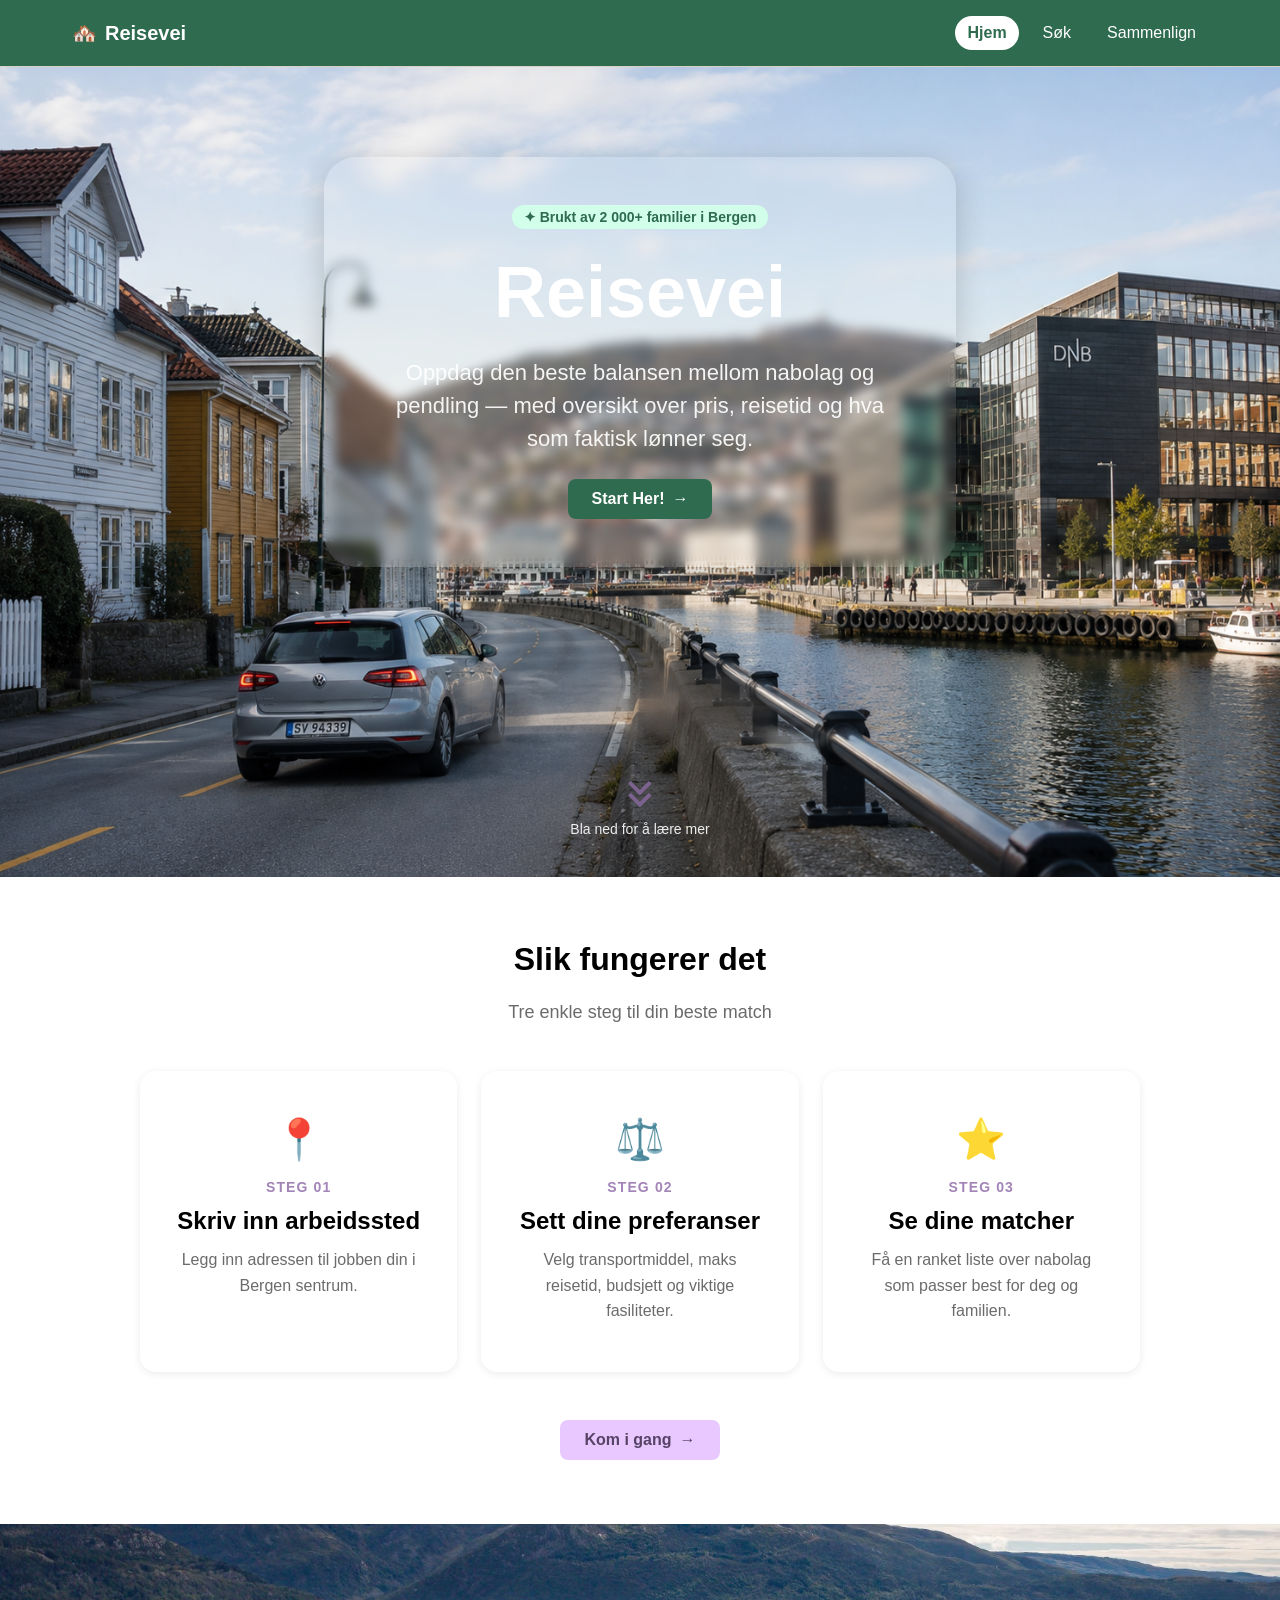
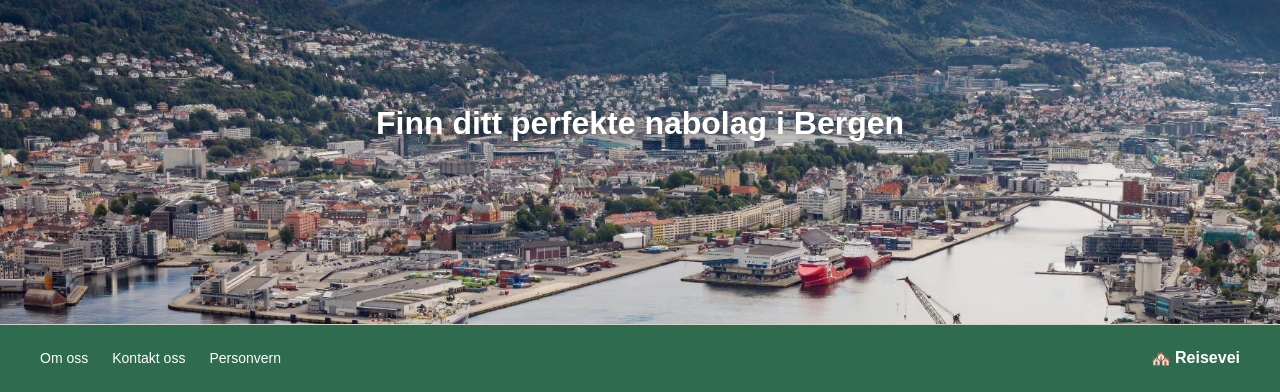
<file: index.html>
<!DOCTYPE html>
<html lang="en">
<head>
    <meta charset="UTF-8">
    <meta name="viewport" content="width=device-width, initial-scale=1.0">
    <title>Reisevei - Finn ditt perfekte nabolag i Bergen</title>

    <link rel="stylesheet" href="style.css">

</head>
<body class="home-page">

    <!--Header til alle sidene-->
    <header class="site-header" role="banner">
        <div class="header-content">
            <a href="index.html" class="logo" aria-label="Reisevei — gå til forsiden">
                <span class="logo-icon" aria-hidden="true">🏘️</span>
                <span class="logo-text">Reisevei</span>
            </a>

            <nav class="main-nav" aria-label="Hovednavigasjon">
                <a href="index.html" class="nav-link nav-link--active">Hjem</a>
                <a href="map.html" class="nav-link">Søk</a>
                <a href="comparison.html" class="nav-link">Sammenlign</a>
            </nav>
        </div>
    </header>

    <main id="main-content">

        <!--Hero-->
        <section class="hero" aria-labelledby="hero-title">
            <div class="hero-content">

                <p class="hero-badge">
                    <span class="hero-badge-icon" aria-hidden="true">✦</span>
                    <span class="hero-badge-text">Brukt av 2 000+ familier i Bergen</span>
                </p>

                <h1 id="hero-title" class="hero-title">
                    Reisevei<span class="hero-title-amp"></span>
                </h1>

                <p class="hero-subtitle">
                    Oppdag den beste balansen mellom nabolag og pendling — med oversikt over pris, reisetid og hva som faktisk lønner seg.
                </p>

                <a href="map.html" class="btn btn--primary hero-cta" id="hero-start-button">
                    <span class="button-text">Start Her!</span>
                    <span class="button-icon" aria-hidden="true">→</span>
                </a>
            </div>
            <div class="scroll-text">
                <svg width="47" height="47" viewBox="0 0 47 47" fill="none" xmlns="http://www.w3.org/2000/svg" aria-hidden="true">
                    <path d="M32.4888 10.9471L35.25 13.7084L23.5 25.4584L11.75 13.7084L14.5112 10.9471L23.5 19.9163L32.4888 10.9471ZM32.4888 22.6971L35.25 25.4584L23.5 37.2084L11.75 25.4584L14.5112 22.6971L23.5 31.6663L32.4888 22.6971Z" fill="#7C628E"/>
                </svg>
                Bla ned for å lære mer
            </div>

        </section>

        <!--Cards om hvordan siden funker-->
        <section class="how-it-works" aria-labelledby="how-it-works-title">
            <div class="how-it-works-content">

                <h2 id="how-it-works-title" class="how-it-works-title">Slik fungerer det</h2>
                <p class="how-it-works-subtitle">Tre enkle steg til din beste match</p>

                <ol class="step-list">

                    <li class="step-card" data-step="1">
                        <span class="step-icon" aria-hidden="true">📍</span>
                        <p class="step-number">STEG 01</p>
                        <h3 class="step-title">Skriv inn arbeidssted</h3>
                        <p class="step-description">
                            Legg inn adressen til jobben din i Bergen sentrum.
                        </p>
                    </li>

                    <li class="step-card" data-step="2">
                        <span class="step-icon" aria-hidden="true">⚖️</span>
                        <p class="step-number">STEG 02</p>
                        <h3 class="step-title">Sett dine preferanser</h3>
                        <p class="step-description">
                            Velg transportmiddel, maks reisetid, budsjett og viktige fasiliteter.
                        </p>
                    </li>

                    <li class="step-card" data-step="3">
                        <span class="step-icon" aria-hidden="true">⭐</span>
                        <p class="step-number">STEG 03</p>
                        <h3 class="step-title">Se dine matcher</h3>
                        <p class="step-description">
                            Få en ranket liste over nabolag som passer best for deg og familien.
                        </p>
                    </li>

                </ol>

                <a href="map.html" class="btn btn--secondary how-it-works-cta" id="get-started-button">
                    <span class="button-text">Kom i gang</span>
                    <span class="button-icon" aria-hidden="true">→</span>
                </a> 
            </div>
        </section>


        <!--Bilde banner nederst på siden, bilde av bergen-->
        <section class="bergen-banner" aria-label="Bergen">
            <img 
                src="images/bergen.png"
                alt="Utsikt over Bergen"
                class="bergen-banner-image"
            >
            <h2 class="bergen-banner-title">Finn ditt perfekte nabolag i Bergen</h2>
        </section>
    </main>

    <!--Felles footer-->
    <footer class="site-footer" role="contentinfo">
        <div class="footer-content">
            <ul class="footer-links" role="list">
                <li class="footer-link-item"><a href="#about" class="footer-link">Om oss</a></li>
                <li class="footer-link-item"><a href="#contact" class="footer-link">Kontakt oss</a></li>
                <li class="footer-link-item"><a href="#privacy" class="footer-link">Personvern</a></li>
            </ul>
            <a href="index.html" class="footer-logo">
                <span class="footer-logo-mark" aria-hidden="true">🏘️</span>
                <span class="footer-logo-text">Reisevei</span>
            </a>
        </div>
    </footer>

</body>
</html>
</file>
<file: style.css>
:root{

    /*Colors*/

    /*Primary*/
    --color-primary: #2F6B4F;
    --color-primary-light-50: #529E7A;
    --color-primary-light-40: #7DD1AA;
    --color-primary-light-30: #ACFFD8;
    --color-primary-light-20: #D1FFEA;
    --color-primary-light-10: #F6FFFB;

    /*secondary*/
    --color-secondary: #C9A9E0;
    --color-secondary-light-40: #E8C8FF;
    --color-secondary-light-30: #FCF9FF;
    --color-secondary-dark-60: #A284B7;
    --color-secondary-dark-70: #7C628E;
    --color-secondary-dark-80: #574366;

    /*Neutrals*/
    --color-page-bg: #f3efe7;
    --color-white: #ffffff;
    --color-borders: #d8d2c6;
    --color-black: #000000;
    --color-muted-grey: #6b6b6b;

    /*Supporting colors*/
    --color-success: #3DC485;
    --color-warning: #FFD26B;
    --color-error: #F4665B;



    /* Zone colors — full opacity */
    --zone-green: #93C89C;
    --zone-blue: #A2C9FC;
    --zone-orange: #E9C45F;
    --zone-pink: #D496CC;



    /* Typography */
    --font-body: 'Inter',sans-serif;

    /*font sizes*/
    --text-body-s: 14px;
    --text-body: 16px;
    --text-h5: 18px;
    --text-h4: 20px;
    --text-h3: 24px;
    --text-h2: 32px;
    --text-h1: 40px;

    /* Font weight */
    --weight-regular: 400;
    --weight-medium: 500;
    --weight-semibold: 600;
    --weight-bold: 700;

    /* spacing */
    --space-2xs: 2px;
    --space-xs: 4px;
    --space-sm: 8px;
    --space-md: 12px;
    --space-lg: 16px;
    --space-xl: 24px;
    --space-2xl: 32px;
    --space-3xl: 48px;
    --space-4xl: 64px;

    /*border radius*/

    --radius-regular: 8px;
    --radius-lg: 12px;
    --radius-xl: 16px;
    --radius-full: 9999px;  /* pills, avatars */

    /* Misc */
    --shadow: 0 2px 8px rgba(0, 0, 0, 0.08);
}


/*==============================
        BASE
===============================*/

*, *::before, *::after {
    box-sizing: border-box;
    margin: 0;
    padding: 0;
}

body {
    font-family: var(--font-body);
    background-color: var(--color-page-bg);
    color: var(--color-black);
}

ul {
    list-style: none;
    margin: 0;
    padding: 0;
}

/*==============================
        LAYOUT (Header)
===============================*/

.site-header {
    position: sticky;
    top: 0;
    z-index: 100;
    background-color: var(--color-primary);
    border-bottom: 1px solid var(--color-borders);
}

.header-content {
    max-width: 1200px;
    margin: 0 auto;
    padding: var(--space-lg) var(--space-2xl);
    display: flex;
    align-items: center;
    justify-content: space-between;
}

.logo {
    display: flex;
    align-items: center;
    gap: var(--space-sm);
    text-decoration: none;
    font-size: var(--text-h4);
    font-weight: var(--weight-bold);
    color: var(--color-white);
}

.logo-amp {
    color: var(--color-primary);
}

.main-nav {
    display: flex;
    align-items: center;
    gap: var(--space-md);
}

.header-search-button {
    font-family: var(--font-body);
    font-size: var(--text-body);
    background-color: var(--color-white);
    border: 1px solid var(--color-borders);
    border-radius: var(--radius-full);
    padding: var(--space-sm) var(--space-lg);
    cursor: pointer;
}

.header-profile-button {
    font-family: var(--font-body);
    font-size: var(--text-body);
    background-color: var(--color-secondary);
    border: 1px solid var(--color-borders);
    border-radius: var(--radius-full);
    padding: var(--space-sm) var(--space-lg);
    cursor: pointer;
}

.nav-link {
    font-family: var(--font-body);
    font-size: var(--text-body);
    font-weight: var(--weight-medium);
    color: var(--color-white);
    text-decoration: none;
    padding: var(--space-sm) var(--space-md);
    border-radius: var(--radius-full);
    transition: background-color 0.15s ease;
}

.nav-link:hover {
    background-color: var(--color-primary-light-50);
}

.nav-link--active {
    background-color: var(--color-white);
    color: var(--color-primary);
    font-weight: var(--weight-semibold);
}

/*==============================
        LAYOUT (Hero)
===============================*/

.hero {
    position: relative;
    min-height: 90vh;

    width: 100%;
    margin: 0;

    background-image: url("images/hero-bergen.png");
    background-size: cover;
    background-position: center;
    background-repeat: no-repeat;

    display: flex;
    flex-direction: column;
    align-items: center;
    justify-content: flex-start;

    gap: var(--space-4xl);

    padding: 90px var(--space-2xl) 80px;
}

.hero-content {
    max-width: 900px;

    display: flex;
    flex-direction: column;
    align-items: center;
    text-align: center;
    gap: var(--space-xl);

    background: rgba(255,255,255,0.10);
    backdrop-filter: blur(6px);

    padding: 48px 56px;

    border-radius: 32px;

    box-shadow: 0 8px 30px rgba(0,0,0,0.18);
}

.hero-badge {
    display: inline-flex;
    align-items: center;
    gap: var(--space-xs);
    background-color: var(--color-primary-light-20);
    color: var(--color-primary);
    font-size: var(--text-body-s);
    font-weight: var(--weight-semibold);
    padding: var(--space-xs) var(--space-md);
    border-radius: var(--radius-full);
}

.hero-title {
    color: white;
    font-size: 72px;
    font-weight: 800;
    line-height: 1.1;
}

.hero-title-amp {
    color: var(--color-primary);
}

.hero-subtitle {
    font-size: 22px;
    font-weight: 400;
    color: rgba(255,255,255,0.92);
    line-height: 1.5;
    max-width: 520px;
}

.match-visual {
    display: flex;
    align-items: center;
    gap: var(--space-xl);
}

.match-image {
    width: 180px;
    height: 120px;
    object-fit: cover;
    border-radius: var(--radius-xl);
}

.match-image-caption {
    font-size: var(--text-body-s);
    color: var(--color-muted-grey);
    margin-top: var(--space-xs);
    text-align: center;
}

.match-arrow {
    display: flex;
    flex-direction: column;
    align-items: center;
    gap: var(--space-2xs);
    color: var(--color-primary);
    font-size: var(--text-body-s);
    font-weight: var(--weight-semibold);
}

.match-arrow-icon {
    font-size: var(--text-h3);
}

.hero-cta {
    text-decoration: none;
    display: inline-flex;
    align-items: center;
    gap: var(--space-sm);
}

.scroll-text {
    position: absolute;
    bottom: 40px;
    left: 50%;
    transform: translateX(-50%);
    display: flex;
    flex-direction: column;
    align-items: center;
    gap: var(--space-xs);
    color:rgba(255,255,255,0.9);
    font-size: var(--text-body-s);
    white-space: nowrap;
}

/*==============================
        LAYOUT (How it works)
===============================*/

.how-it-works {
    padding: var(--space-4xl) var(--space-2xl);
    background-color: var(--color-white);
}

.how-it-works-content {
    max-width: 1000px;
    margin: 0 auto;
    display: flex;
    flex-direction: column;
    align-items: center;
    gap: var(--space-3xl);
    text-align: center;
}

.how-it-works-title {
    font-size: var(--text-h2);
    font-weight: var(--weight-bold);
}

.how-it-works-subtitle {
    font-size: var(--text-h5);
    color: var(--color-muted-grey);
    margin-top: calc(-1 * var(--space-xl));
}

.how-it-works-cta {
    text-decoration: none;
    display: inline-flex;
    align-items: center;
    gap: var(--space-sm);
}

/*==============================
        LAYOUT (Bergen banner)
===============================*/

.bergen-banner {
    position: relative;
    height: 400px;
    overflow: hidden;
    display: flex;
    align-items: center;
    justify-content: center;
}

.bergen-banner-image {
    position: absolute;
    inset: 0;
    width: 100%;
    height: 100%;
    object-fit: cover;
}

.bergen-banner-title {
    position: relative;
    z-index: 1;
    color: var(--color-white);
    font-size: var(--text-h2);
    font-weight: var(--weight-bold);
    text-align: center;
    text-shadow: 0 2px 12px rgba(0, 0, 0, 0.4);
    padding: var(--space-xl);
}

/*==============================
        LAYOUT (Footer)
===============================*/

.site-footer {
    background-color: var(--color-primary);
    border-top: 1px solid var(--color-borders);
    padding: var(--space-xl) var(--space-2xl);
}

.footer-content {
    max-width: 1200px;
    margin: 0 auto;
    display: flex;
    align-items: center;
    justify-content: space-between;
}

.footer-links {
    display: flex;
    gap: var(--space-xl);
    list-style: none;
}

.footer-link {
    font-size: var(--text-body-s);
    color: var(--color-white);
    text-decoration: none;
}

.footer-link:hover {
    color: var(--color-secondary);
}

.footer-logo {
    display: flex;
    align-items: center;
    gap: var(--space-xs);
    text-decoration: none;
    font-weight: var(--weight-semibold);
    color: var(--color-white);
}

/* Zone settings*/

.zone--green {
    stroke: var(--zone-green);
    fill: color-mix(in srgb, var(--zone-green) 50%, transparent);
}
.zone--blue {
    stroke: var(--zone-blue);
    fill: color-mix(in srgb, var(--zone-green) 50%, transparent);
}
.zone--orange {
    stroke: var(--zone-green);
    fill: color-mix(in srgb, var(--zone-green) 50%, transparent);
}
.zone--pink {
    stroke: var(--zone-pink);
    fill: color-mix(in srgb, var(--zone-pink) 50%, transparent);
}

/*==============================
            COMPONENTS (Buttons)
===============================*/


.btn{
    font-family: var(--font-body);
    font-size: var(--text-body);
    font-weight: var(--weight-semibold);
    line-height: 1;
    border: none;
    border-radius: var(--radius-regular);
    cursor: pointer;
    padding: var(--space-md) var(--space-xl);
    transition: background-color 0.15s ease, box-shadow 0.15s ease;
}

.btn--primary{
    background-color: var(--color-primary);
    color: var(--color-white);
}
.btn--primary:hover{
    background-color: var(--color-primary-light-50);
}

.btn--secondary{
    background-color: var(--color-secondary-light-40);
    color: var(--color-secondary-dark-80);

}
.btn--secondary:hover{
    background-color: var(--color-secondary);
    color: var(--color-white);
}

.btn--disabled {
    background-color: var(--color-borders);
    color: var(--color-muted-grey);
    cursor: not-allowed;
}

.btn--disabled:hover {
    background-color: var(--color-borders);
}

/*==============================
            COMPONENTS (FILTER)
===============================*/

.container-filter{
    display: flex;
    flex-direction: column;
    gap: var(--space-xl);
    padding: var(--space-xl);
}


.input{
    font-family: var(--font-body);
    font-size: var(--text-body);    
    font-weight:var(--weight-regular) ;
    cursor: pointer;
    border-radius: var(--radius-regular);
}
/* Brukes til input områdene i filter sectionen*/
.input--container--color{
    background-color: 1px solid var(--color-white);
    stroke: var(--color-primary-light-50);
}


.budjsett-rekke{
    display: flex;
    align-items: center;
    gap: var(--space-md);
}

.container-budsjett{
    padding: var(--spaces-sm) var(--space-md);
}

.container-reisevei{
    padding: var(--space-lg) var(--space-sm);
    display: flex;
    align-items: center;
    gap: var(--space-sm);
}
.container-arbeidssted{
    padding:var(--space-lg) var(--space-sm) ;
    display: flex;
    align-items: center;
    gap: var(--space-sm);
}

/* Filter fremkomstmiddel */
.container-options{
    display: flex;
    gap: var(--space-lg);
}

.fremkomst-icon{
    border-radius: var(--radius-xl);
    background-color: var(--color-white);
    stroke: var(--color-borders);
    color: var(--color-black);
    transition: background-color 0.2s ease, transform 0.15s ease, box-shadow 0.2s ease;
}
.fremkomst-icon:hover{
    background-color: var(--color-primary-light-40);

}

/* MÅ lage en aktiv trykket knapp, denne holder ikke så lenge når den blir trykket på */

.fremkomst-icon:active,
.fremkomst-icon.active {
    background-color: var(--color-primary);
    color: var(--color-white);
    transition-duration: 0.05s;
}

/* Checkboxes — vertical stack */
.checkbox-group {
    display: flex;
    flex-direction: column;
    gap: var(--space-md);
}

/* Bottom buttons — side by side */
.button-row {
    display: flex;
    gap: var(--space-md);
}

/* Map page layout */
.map-layout {
    display: flex;
    height: 100vh;
}

.map-layout .container-filter {
    flex: 0 0 33.333%;
    overflow-y: auto;
    border-right: 1px solid var(--color-borders);
    background-color: var(--color-white);
}

.map-section {
    flex: 0 0 66.666%;
    background-color: var(--color-page-bg);
    display: flex;
    flex-direction: column;
    overflow-y: auto;
}


/* Filter panel extras */
.filter-title {
    font-family: var(--font-body);
    font-size: var(--text-h1);
    font-weight: var(--weight-bold);
    color: var(--color-black);
    margin: 0;
}

.filter-label {
    font-family: var(--font-body);
    font-size: var(--text-body);
    font-weight: var(--weight-semibold);
    color: var(--color-black);
    margin: 0 0 var(--space-sm) 0;
}

.input {
    width: 100%;
    padding: var(--space-md) var(--space-lg);
    border: 1.5px solid var(--color-primary-light-50);
    background-color: var(--color-white);
    color: var(--color-black);
    outline: none;
    box-sizing: border-box;
}

.input:focus {
    border-color: var(--color-primary);
    box-shadow: 0 0 0 3px var(--color-primary-light-20);
}

select.input {
    appearance: none;
    background-image: url("data:image/svg+xml,%3Csvg xmlns='http://www.w3.org/2000/svg' width='16' height='16' viewBox='0 0 24 24' fill='none' stroke='%232F6B4F' stroke-width='2'%3E%3Cpath d='M6 9l6 6 6-6'/%3E%3C/svg%3E");
    background-repeat: no-repeat;
    background-position: right var(--space-lg) center;
    padding-right: var(--space-4xl);
    cursor: pointer;
}

.budget-separator {
    font-size: var(--text-h4);
    color: var(--color-black);
    flex-shrink: 0;
}

.checkbox-label {
    display: flex;
    align-items: center;
    gap: var(--space-sm);
    font-family: var(--font-body);
    font-size: var(--text-body);
    font-weight: var(--weight-regular);
    color: var(--color-black);
    cursor: pointer;
}

.checkbox-label input[type="checkbox"] {
    width: 20px;
    height: 20px;
    border: 1.5px solid var(--color-borders);
    border-radius: var(--radius-regular);
    accent-color: var(--color-primary);
    cursor: pointer;
    flex-shrink: 0;
}
/*==============================
        COMPONENTS (Match-cards)
===============================*/
.best-matches {
    padding: var(--space-lg);
    display: flex;
    flex-direction: column;
    align-items: center;
    text-align: left;
    gap: var(--space-xl);
}
.best-matches-header{
    gap: var(--space-xl);
}

.best-matches-card {
    display: flex;
    flex-direction: row;
    align-items: stretch;
    width: 100%;
    border-radius: var(--radius-lg);
    background-color: var(--color-white);
    box-shadow: var(--shadow);
    overflow: hidden;
    margin: var(--space-xl);
}

.best-matches-card-img {
    width: 200px;
    min-height: 200px;
    flex-shrink: 0;
    align-self: stretch;
    background: linear-gradient(135deg, #2F6B4F 0%, #4DB88A 100%);
    overflow: hidden;
}

.best-matches-card-img img {
    width: 100%;
    height: 100%;
    object-fit: cover;
    display: block;
}

.best-matches-card-content {
    display: flex;
    flex-direction: column;
    justify-content: center;
    align-items: flex-start;
    flex: 1;
    gap: var(--space-lg);
    padding: var(--space-xl) var(--space-2xl);
}

.card-content-title {
    display: flex;
    flex-direction: row;
    align-items: center;
    justify-content: space-between;
    width: 100%;
}

.card-content-title h3 {
    font-size: var(--text-h3);
    font-weight: var(--weight-bold);
}

.card-content-title-details {
    display: flex;
    flex-direction: row;
    gap: var(--space-lg);
    font-size: var(--text-body-s);
    color: var(--color-muted-grey);
}

.card-content-attriubutes {
    display: flex;
    flex-direction: row;
    gap: var(--space-3xl);
    width: 100%;
}

.attributes-pros,
.attributes-cons {
    flex: 1;
}

.attributes-pros-title {
    font-size: var(--text-body-s);
    font-weight: var(--weight-semibold);
    color: var(--color-primary);
    border-left: 3px solid var(--color-primary);
    padding-left: var(--space-sm);
    margin-bottom: var(--space-sm);
}

.attributes-cons-title {
    font-size: var(--text-body-s);
    font-weight: var(--weight-semibold);
    color: var(--color-muted-grey);
    border-left: 3px solid var(--color-borders);
    padding-left: var(--space-sm);
    margin-bottom: var(--space-sm);
}

.best-matches-card-buttons {
    display: flex;
    flex-direction: column;
    align-items: center;
    justify-content: space-between;
    padding: var(--space-xl);
    gap: var(--space-md);
}

.card-btn-group {
    display: flex;
    flex-direction: column;
    align-items: center;
    gap: var(--space-xs);
}

.card-btn-add {
    width: 40px;
    height: 40px;
    border-radius: var(--radius-full);
    border: 2px solid var(--color-primary);
    background: none;
    color: var(--color-primary);
    font-size: var(--text-h4);
    cursor: pointer;
    display: flex;
    align-items: center;
    justify-content: center;
}

.card-btn-add:hover {
    background-color: var(--color-primary);
    color: var(--color-white);
}

.card-btn-add--active {
    background-color: var(--color-primary);
    color: var(--color-white);
}

.card-btn-label {
    font-size: var(--text-body-s);
    color: var(--color-muted-grey);
}

.card-btn-heart {
    width: 40px;
    height: 40px;
    border-radius: var(--radius-full);
    border: 1px solid var(--color-borders);
    background: none;
    font-size: var(--text-h5);
    cursor: pointer;
    display: flex;
    align-items: center;
    justify-content: center;
}

.card-btn-heart:hover {
    background-color: var(--color-secondary-light-40);
    border-color: var(--color-secondary);
}

.card-match-badge {
    display: flex;
    align-items: center;
    gap: var(--space-2xs);
    background-color: var(--color-primary);
    color: var(--color-white);
    border-radius: var(--radius-full);
    padding: var(--space-xs) var(--space-md);
    font-size: var(--text-body-s);
    font-weight: var(--weight-semibold);
}

.card-match-percentage {
    font-weight: var(--weight-bold);
    font-size: var(--text-body);
}

.attributes-pros-list,
.attributes-cons-list {
    list-style: disc;
    padding-left: var(--space-md);
    display: flex;
    flex-direction: column;
    align-items: flex-start;
    gap: var(--space-xs);
    font-size: var(--text-body-s);
}

.match-grey{
    color: var(--color-muted-grey);
    font-weight: var(--weight-regular);
}


/*==============================
        COMPONENTS (Intro Step Card)
===============================*/

.step-list {
    display: flex;
    gap: var(--space-xl);
    list-style: none;
    padding: 0;
    margin: 0;
    justify-content: center;
    flex-wrap: wrap;
}

.step-card {
    background-color: var(--color-white);
    border-radius: var(--radius-xl);
    box-shadow: var(--shadow);
    padding: var(--space-3xl) var(--space-2xl);
    display: flex;
    flex-direction: column;
    align-items: center;
    text-align: center;
    gap: var(--space-md);
    flex: 1 1 280px;
    max-width: 360px;
}

.step-icon {
    font-size: 2.5rem;
    line-height: 1;
    margin-bottom: var(--space-sm);
}

.step-number {
    font-family: var(--font-body);
    font-size: var(--text-body-s);
    font-weight: var(--weight-semibold);
    letter-spacing: 0.08em;
    text-transform: uppercase;
    color: var(--color-secondary-dark-60);
    margin: 0;
}

.step-title {
    font-family: var(--font-body);
    font-size: var(--text-h3);
    font-weight: var(--weight-bold);
    color: var(--color-black);
    margin: 0;
}

.step-description {
    font-family: var(--font-body);
    font-size: var(--text-body);
    font-weight: var(--weight-regular);
    color: var(--color-muted-grey);
    margin: 0;
    line-height: 1.6;
}

/* =========================================================
   COMPARISON PAGE
========================================================= */

.comparison-page {
    background-color: #f5f3ef;
    min-height: 100vh;
}

/* Main layout */
#main-content {
    width: 100%;
    margin: 0;
    padding: 0;
}

/* =========================================================
   BACK BUTTON
========================================================= */

.back-nav {
    margin-bottom: 32px;
}

.back-link {
    display: inline-flex;
    align-items: center;
    gap: 8px;
    text-decoration: none;
    color: #2d7050;
    font-weight: 700;
    font-size: 18px;
    transition: 0.2s ease;
}

.back-link:hover {
    opacity: 0.8;
}

/* =========================================================
   PAGE TITLE
========================================================= */

.compare-header {
    text-align: center;
    margin-bottom: 40px;
}

.compare-title {
    font-size: 56px;
    font-weight: 800;
    color: #111;
    margin: 0;
}

/* =========================================================
   SELECT CONTROLS
========================================================= */

.compare-controls {
    display: flex;
    justify-content: center;
    gap: 16px;
    flex-wrap: wrap;
    margin-bottom: 50px;
}

.compare-controls select {
    padding: 14px 18px;
    border-radius: 16px;
    border: 2px solid #2d7050;
    background: white;
    font-size: 16px;
    min-width: 200px;
    outline: none;
}

.compare-controls button {
    padding: 14px 22px;
    border-radius: 16px;
    border: none;
    background: #2d7050;
    color: white;
    font-size: 16px;
    font-weight: 700;
    cursor: pointer;
    transition: 0.2s ease;
}

.compare-controls button:hover {
    background: #24583f;
    transform: translateY(-1px);
}

/* =========================================================
   COMPARISON GRID
========================================================= */

.compare-grid {
    display: grid;
    grid-template-columns: repeat(2, 1fr);
    gap: 32px;
    margin-bottom: 50px;
}

/* =========================================================
   CARD
========================================================= */

.compare-column {
    background: white;
    border-radius: 30px;
    padding: 24px;
    box-shadow: 0 10px 30px rgba(0,0,0,0.08);
}

/* =========================================================
   IMAGE
========================================================= */

.column-image {
    width: 100%;
    height: 240px;
    object-fit: cover;
    border-radius: 22px;
}

.column-image-title {
    font-size: 30px;
    font-weight: 800;
    margin-top: 16px;
    color: #111;
}

/* =========================================================
   MATCH BADGE
========================================================= */

.match-badge {
    display: inline-flex;
    align-items: center;
    justify-content: center;
    margin-top: 14px;
    padding: 10px 16px;
    border-radius: 999px;
    background: #dff5e7;
    color: #2d7050;
    font-weight: 700;
    font-size: 15px;
}

/* =========================================================
   SECTIONS
========================================================= */

.chart-section,
.ai-explanation,
.commute-timeline,
.pros-cons {
    margin-top: 32px;
}

/* =========================================================
   CHART SECTION
========================================================= */

.chart-title {
    font-size: 22px;
    margin-bottom: 16px;
    color: #111;
}

.chart {
    background: #f7f7f7;
    border-radius: 20px;
    min-height: 260px;
    padding: 16px;
}

.chart-values {
    list-style: none;
    padding: 0;
    margin-top: 20px;
}

.chart-values li {
    display: flex;
    justify-content: space-between;
    padding: 12px 0;
    border-bottom: 1px solid #ececec;
    font-size: 16px;
}

/* =========================================================
   AI BOX
========================================================= */

.ai-explanation {
    background: #f8f8f8;
    border-radius: 22px;
    padding: 22px;
}

.ai-explanation h2 {
    margin-top: 0;
    font-size: 24px;
    margin-bottom: 14px;
}

.ai-explanation p {
    line-height: 1.7;
    color: #444;
}

/* =========================================================
   COMMUTE SECTION
========================================================= */

.commute-timeline h2 {
    margin-bottom: 16px;
}

.commute-total-time {
    display: inline-block;
    background: #eef8f1;
    color: #2d7050;
    padding: 10px 16px;
    border-radius: 999px;
    font-weight: 700;
    margin-bottom: 20px;
}

.route-timeline {
    padding-left: 20px;
}

.route-timeline li {
    margin-bottom: 12px;
    line-height: 1.5;
}

/* =========================================================
   PROS / CONS
========================================================= */

.pros-cons {
    display: grid;
    grid-template-columns: 1fr 1fr;
    gap: 20px;
}

.pros,
.cons {
    background: #f8f8f8;
    padding: 22px;
    border-radius: 20px;
}

.pros h3,
.cons h3 {
    margin-top: 0;
    margin-bottom: 16px;
}

.pros ul,
.cons ul {
    padding-left: 20px;
}

.pros li,
.cons li {
    margin-bottom: 10px;
    line-height: 1.5;
}

/* =========================================================
   AI RECOMMENDATION
========================================================= */

.ai-recommendation {
    background: transparent;
    border-radius: 30px;
    padding: 0;
    margin-bottom: 50px;
}

.ai-recommendation h2 {
    font-size: 34px;
    margin-top: 0;
    margin-bottom: 18px;
}

.ai-recommendation p {
    line-height: 1.7;
    font-size: 17px;
}
/* =========================================================
   MAIN CHART
========================================================= */

.main-comparison-chart {
    max-width: 1200px;
    margin: 0 auto 60px;
    padding: 0 24px;
}

#comparison-chart {
    background: white;
    border-radius: 30px;
    padding: 30px;
    min-height: 420px;
    box-shadow: 0 10px 30px rgba(0,0,0,0.08);
}

/* =========================================================
   CTA BUTTON
========================================================= */

.home-cta-wrapper {
    text-align: center;
    margin-bottom: 60px;
}

.secondary-button {
    display: inline-flex;
    align-items: center;
    justify-content: center;
    padding: 16px 30px;
    border-radius: 999px;
    background: #2d7050;
    color: white;
    text-decoration: none;
    font-weight: 700;
    transition: 0.2s ease;
}

.secondary-button:hover {
    background: #24583f;
    transform: translateY(-1px);
}

/* =========================================================
   RESPONSIVE
========================================================= */

@media (max-width: 950px) {

    .compare-grid {
        grid-template-columns: 1fr;
    }

    .pros-cons {
        grid-template-columns: 1fr;
    }

    .compare-title {
        font-size: 42px;
    }
}

@media (max-width: 600px) {

    .compare-title {
        font-size: 34px;
    }

    .compare-controls {
        flex-direction: column;
        align-items: stretch;
    }

    .compare-controls select,
    .compare-controls button {
        width: 100%;
    }

    .compare-column {
        padding: 18px;
    }

    .column-image {
        height: 200px;
    }
}
/*==============================
        LOADING STATE
===============================*/

.loading-state {
    display: flex;
    flex-direction: column;
    align-items: center;
    gap: var(--space-lg);
    padding: var(--space-4xl);
    color: var(--color-muted-grey);
    font-size: var(--text-body);
}

.loading-spinner {
    width: 36px;
    height: 36px;
    border: 3px solid var(--color-primary-light-20);
    border-top-color: var(--color-primary);
    border-radius: var(--radius-full);
    animation: spin 0.8s linear infinite;
}

@keyframes spin {
    to { transform: rotate(360deg); }
}

/*==============================
        COMPARISON CONTROLS
===============================*/

.compare-controls {
    display: flex;
    align-items: center;
    gap: var(--space-lg);
    padding: 0 var(--space-2xl) var(--space-xl);
    max-width: 1200px;
    margin: 0 auto;
}

.compare-controls select {
    flex: 1;
    padding: var(--space-md) var(--space-4xl) var(--space-md) var(--space-lg);
    border: 1.5px solid var(--color-primary-light-50);
    border-radius: var(--radius-regular);
    font-family: var(--font-body);
    font-size: var(--text-body);
    background-color: var(--color-white);
    color: var(--color-black);
    cursor: pointer;
    appearance: none;
    background-image: url("data:image/svg+xml,%3Csvg xmlns='http://www.w3.org/2000/svg' width='16' height='16' viewBox='0 0 24 24' fill='none' stroke='%232F6B4F' stroke-width='2'%3E%3Cpath d='M6 9l6 6 6-6'/%3E%3C/svg%3E");
    background-repeat: no-repeat;
    background-position: right var(--space-lg) center;
    outline: none;
}

.compare-controls select:focus {
    border-color: var(--color-primary);
    box-shadow: 0 0 0 3px var(--color-primary-light-20);
}

#compare-btn {
    font-family: var(--font-body);
    font-size: var(--text-body);
    font-weight: var(--weight-semibold);
    background-color: var(--color-primary);
    color: var(--color-white);
    border: none;
    border-radius: var(--radius-regular);
    padding: var(--space-md) var(--space-xl);
    cursor: pointer;
    white-space: nowrap;
    transition: background-color 0.15s ease;
}

#compare-btn:hover {
    background-color: var(--color-primary-light-50);
}

/*==============================
        COMPARISON COLUMN HEADER
===============================*/

.compare-column .column-header {
    position: relative;
    flex-direction: column;
    align-items: stretch;
    gap: 0;
    justify-content: flex-start;
}

.column-image {
    width: 100%;
    height: 100%;
    object-fit: cover;
    display: block;
}

.column-image-title {
    position: absolute;
    bottom: 0;
    left: 0;
    right: 0;
    padding: var(--space-2xl) var(--space-md) var(--space-md);
    background: linear-gradient(to top, rgba(0, 0, 0, 0.65), transparent);
    color: var(--color-white);
    font-size: var(--text-h4);
    font-weight: var(--weight-bold);
}

.column-image-wrapper .match-badge {
    position: absolute;
    top: var(--space-md);
    right: var(--space-md);
    background-color: var(--color-primary);
    color: var(--color-white);
    border-radius: var(--radius-full);
    padding: var(--space-xs) var(--space-md);
    font-size: var(--text-body-s);
    font-weight: var(--weight-bold);
    z-index: 2;
}

/*==============================
        COMPARISON CHART SECTION
===============================*/

.comparison-chart-section {
    margin-bottom: var(--space-4xl);
}

.comparison-chart-title {
    font-size: var(--text-h3);
    font-weight: var(--weight-bold);
    margin-bottom: var(--space-xl);
}

/*==============================
        CHART SECTION
===============================*/

.chart-section {
    display: flex;
    flex-direction: column;
    gap: var(--space-md);
    background-color: var(--color-primary-light-10);
    border-radius: var(--radius-lg);
    padding: var(--space-xl);
}

.chart-title {
    font-size: var(--text-body);
    font-weight: var(--weight-semibold);
    color: var(--color-black);
}

.chart {
    display: flex;
    flex-direction: column;
    gap: var(--space-md);       /* mer luft mellom tykkere søyler */
}

.chart-bar-row {
    display: flex;
    align-items: center;
    gap: var(--space-sm);
}

.chart-bar-label {
    font-size: var(--text-body-s);
    font-weight: var(--weight-medium);  /* litt tykkere tekst, lettere å lese */
    color: var(--color-muted-grey);
    width: 72px;
    flex-shrink: 0;
}

.chart-bar-track {
    flex: 1;
    height: 20px;               /* opp fra 10px — dobbelt så tykk */
    background-color: var(--color-borders);
    border-radius: var(--radius-full);
    overflow: hidden;
}

.chart-bar-fill {
    height: 100%;
    background-color: var(--color-primary);   /* standard-farge (grønn) */
    border-radius: var(--radius-full);
    transition: width 0.4s ease;
}

/* Kostnad → lilla */
.chart-bar-fill--cost {
    background-color: var(--color-secondary-dark-60);
}

/* Reisetid → grønn */
.chart-bar-fill--time {
    background-color: var(--color-primary);
}

.chart-values {
    list-style: none;
    display: flex;
    flex-direction: column;
    gap: var(--space-xs);
    border-top: 1px solid var(--color-borders);
    padding-top: var(--space-md);
}

.chart-values li {
    display: flex;
    justify-content: space-between;
    font-size: var(--text-body-s);
    color: var(--color-muted-grey);
}

.chart-values li span:last-child {
    font-weight: var(--weight-semibold);
    color: var(--color-black);
}

/*==============================
        AI EXPLANATION
===============================*/

.ai-explanation {
    background-color: var(--color-primary-light-10);
    border: 1px solid var(--color-primary-light-30);
    border-radius: var(--radius-lg);
    padding: var(--space-xl);
    display: flex;
    flex-direction: column;
    gap: var(--space-sm);
}

.ai-explanation h2 {
    font-size: var(--text-body);
    font-weight: var(--weight-semibold);
    color: var(--color-primary);
}

.ai-explanation p {
    font-size: var(--text-body);
    color: var(--color-black);
    line-height: 1.6;
}

/*==============================
        COMMUTE TIMELINE
===============================*/

.commute-timeline {
    display: flex;
    flex-direction: column;
    gap: var(--space-lg);
    background-color: #f5f5f5;
    border-radius: var(--radius-lg);
    padding: var(--space-xl);
}

.commute-timeline h2,
.commute-timeline h3 {
    font-size: var(--text-body);
    font-weight: var(--weight-semibold);
    color: var(--color-black);
    margin: 0;
}

.commute-total-time {
    display: inline-flex;
    align-items: center;
    gap: var(--space-xs);
    background-color: var(--color-primary-light-20);
    color: var(--color-primary);
    border-radius: var(--radius-full);
    padding: var(--space-xs) var(--space-md);
    font-size: var(--text-body-s);
    font-weight: var(--weight-semibold);
    align-self: flex-start;
}

.route-timeline {
    list-style: none;
    display: flex;
    flex-direction: column;
    gap: 0;
    padding-left: var(--space-xl);
    position: relative;
}

.route-timeline::before {
    content: '';
    position: absolute;
    left: 8px;
    top: 12px;
    bottom: 12px;
    width: 2px;
    background-color: #d0d0d0;
}

.route-timeline li {
    position: relative;
    padding: var(--space-sm) 0 var(--space-sm) var(--space-lg);
    font-size: var(--text-body-s);
    color: var(--color-black);
    line-height: 1.5;
}

.route-timeline li::before {
    content: '';
    position: absolute;
    left: -15px;
    top: 9px;
    width: 14px;
    height: 14px;
    border-radius: var(--radius-full);
    background-color: var(--color-primary);
    border: 2px solid #f5f5f5;
    outline: 2px solid var(--color-primary);
    z-index: 1;
}

/* Farget sirkel per transportmodus */
.route-timeline li[data-type="bus"]::before {
    background-color: #A284B7;
    outline-color: #A284B7;
}
.route-timeline li[data-type="tram"]::before {
    background-color: #A284B7;
    outline-color: #A284B7;
}
.route-timeline li[data-type="transfer"]::before {
    display: none;
}

/* Emoji-ikon foran teksten */
.route-icon {
    display: inline-block;
    width: 1.4em;          /* fast bredde → all tekst starter på linje */
    text-align: center;
}

/*==============================
        PROS / CONS
===============================*/

.pros-cons .pros h3,
.pros-cons .cons h3 {
    font-size: var(--text-body-s);
    font-weight: var(--weight-semibold);
    padding-left: var(--space-sm);
    margin-bottom: var(--space-sm);
}

.pros-cons .pros h3 {
    color: var(--color-primary);
    border-left: 3px solid var(--color-primary);
}

.pros-cons .cons h3 {
    color: var(--color-muted-grey);
    border-left: 3px solid var(--color-borders);
}

.pros-cons ul {
    list-style: none;      /* fjerner standard kulepunkter */
    padding-left: 0;
    display: flex;
    flex-direction: column;
    gap: var(--space-xs);
    font-size: var(--text-body-s);
}

/* Hvert li trenger plass til ikonet til venstre */
.pros li,
.cons li {
    position: relative;
    padding-left: var(--space-xl);  /* 24px — plass til ✓ / ✕ */
}

/* Grønt hake for fordeler */
.pros li::before {
    content: "✓";
    position: absolute;
    left: 0;
    font-weight: var(--weight-bold);
    color: var(--color-success);
}

/* Rødt kryss for ulemper */
.cons li::before {
    content: "✕";
    position: absolute;
    left: 0;
    font-weight: var(--weight-bold);
    color: var(--color-error);
}

/*==============================
        AI RECOMMENDATION
===============================*/

.ai-recommendation {
    max-width: 1200px;
    margin: 0 auto;
    padding: 0 var(--space-2xl) var(--space-4xl);
    display: flex;
    flex-direction: column;
    align-items: center;
    gap: var(--space-xl);
}

/* Større knapp-variant brukt under anbefalingen */
.btn--lg {
    font-size: var(--text-h5);
    padding: var(--space-lg) var(--space-3xl);
}

/*==============================
        MAIN COMPARISON CHART
===============================*/

.main-comparison-chart {
    max-width: 1200px;
    margin: 0 auto;
    padding: 0 var(--space-2xl) var(--space-4xl);
}

#comparison-chart {
    background-color: var(--color-white);
    border-radius: var(--radius-xl);
    box-shadow: var(--shadow);
    padding: var(--space-2xl);
    min-height: 200px;
}

/*==============================
        GOOGLE MAP
===============================*/

#map {
    width: 100%;
    height: 55vh;
    flex-shrink: 0;
    position: sticky;
    top: 0;
    z-index: 10;
    overflow: hidden;
    box-shadow: var(--shadow);
    background-color: #ddd;
}
/* =========================================================
   COMPARISON PAGE
========================================================= */

.comparison-page {
    background-color: var(--color-page-bg);
    min-height: 100vh;
}

.comparison-page #main-content {
    max-width: 1200px;
    margin: 0 auto;
    padding: var(--space-3xl) var(--space-2xl);
}

/* =========================================================
   PAGE TITLE
========================================================= */

.compare-page-title {
    font-size: var(--text-h1);
    font-weight: var(--weight-bold);
    text-align: center;
    color: var(--color-black);
    margin-bottom: var(--space-3xl);
}

/* =========================================================
   BACK NAV
========================================================= */

.back-nav {
    margin-bottom: var(--space-2xl);
}

.back-link {
    display: inline-flex;
    align-items: center;
    gap: var(--space-sm);
    text-decoration: none;
    color: var(--color-primary);
    font-weight: var(--weight-bold);
    font-size: var(--text-h5);
    transition: opacity 0.2s ease;
}

.back-link:hover {
    opacity: 0.75;
}

/* =========================================================
   AI RECOMMENDATION BANNER
========================================================= */

.ai-recommendation {
    display: flex;
    flex-direction: column;
    align-items: center;
    gap: var(--space-xl);
    margin-top: var(--space-3xl);
    margin-bottom: var(--space-3xl);
    padding: 0;
    max-width: none;
}

.ai-recommendation-content {
    display: flex;
    align-items: center;
    gap: var(--space-2xl);
    background-color: var(--color-primary);
    border-radius: var(--radius-xl);
    padding: var(--space-3xl);
    width: 100%;
    color: var(--color-white);
    box-shadow: var(--shadow);
    margin-bottom: var(--space-2xl); 

}

.ai-recommendation-icon {
    font-size: 3rem;
    line-height: 1;
    flex-shrink: 0;
}

.ai-recommendation-label {
    font-size: var(--text-body-s);
    font-weight: var(--weight-semibold);
    letter-spacing: 0.08em;
    text-transform: uppercase;
    opacity: 1;
    color: var(--color-white);
    margin-bottom: var(--space-xs);
}

.ai-recommendation-title {
    font-size: var(--text-h2);
    font-weight: var(--weight-bold);
    margin-bottom: var(--space-sm);
        color: var(--color-white);
}

.ai-recommendation-desc {
    font-size: var(--text-body);
    line-height: 1.6;
    color: var(--color-white);  
    max-width: 560px;
}

/* =========================================================
   COMPARE GRID
========================================================= */

.compare-grid {
    display: grid;
    grid-template-columns: repeat(2, 1fr);
    gap: var(--space-2xl);
    margin-bottom: var(--space-3xl);
    padding: 0;
    max-width: none;
}

/* =========================================================
   COMPARE CARD
========================================================= */

.compare-column {
    background-color: var(--color-white);
    border-radius: var(--radius-xl);
    box-shadow: var(--shadow);
    overflow: hidden;
    display: flex;
    flex-direction: column;
    padding: 0;
    gap: 0;
}

/* =========================================================
   CARD IMAGE HEADER
========================================================= */

.column-image-wrapper {
    position: relative;
    width: 100%;
    height: 220px;
    aspect-ratio: auto;
    border-radius: 0;
    background: none;
    flex-shrink: 0;
    overflow: hidden;
}

.column-image {
    width: 100%;
    height: 100%;
    object-fit: cover;
    display: block;
}

.column-image-title {
    position: absolute;
    bottom: 0;
    left: 0;
    right: 0;
    padding: var(--space-2xl) var(--space-xl) var(--space-lg);
    background: linear-gradient(to top, rgba(0, 0, 0, 0.55), transparent);
    color: var(--color-white);
    font-size: var(--text-h3);
    font-weight: var(--weight-bold);
}

.column-image-wrapper .match-badge {
    position: absolute;
    top: var(--space-md);
    right: var(--space-md);
    background-color: var(--color-white);
    color: var(--color-primary);
    border-radius: var(--radius-full);
    padding: var(--space-xs) var(--space-md);
    font-size: var(--text-body-s);
    font-weight: var(--weight-bold);
    z-index: 2;
}

/* =========================================================
   CARD BODY
========================================================= */

.compare-column-body {
    padding: var(--space-xl);
    display: flex;
    flex-direction: column;
    gap: var(--space-xl);
    flex: 1;
}

/* =========================================================
   KOSTNAD VS. REISETID — mini bar chart
========================================================= */

.section-label {
    font-size: var(--text-body-s);
    font-weight: var(--weight-semibold);
    color: var(--color-muted-grey);
    text-transform: uppercase;
    letter-spacing: 0.06em;
    margin-bottom: var(--space-md);
}

.cc-chart {
    display: flex;
    gap: 48px;
    align-items: flex-end;
    height: 130px;
    justify-content: center;
    padding-bottom: var(--space-xs);
    border-bottom: 2px solid var(--color-borders);
}

.cc-bar-group {
    display: flex;
    flex-direction: column;
    align-items: center;
    gap: var(--space-sm);
    height: 100%;
    justify-content: flex-end;
}

.cc-bar-track {
    width: 64px;
    height: 100px;
    background-color: #f0f0f0;
    border-radius: 8px 8px 0 0;
    display: flex;
    align-items: flex-end;
    overflow: hidden;
}

.cc-bar-fill {
    width: 100%;
    border-radius: 8px 8px 0 0;
    transition: height 0.6s cubic-bezier(0.34, 1.56, 0.64, 1);
}

.cc-bar-fill--cost {
    background-color: #A284B7;
}

.cc-bar-fill--time {
    background-color: #4DB88A;
}

.cc-bar-name {
    font-size: var(--text-body-s);
    color: var(--color-muted-grey);
}

.cc-bar-value {
    font-size: var(--text-body-s);
    font-weight: var(--weight-semibold);
    color: var(--color-black);
    text-align: center;
}

/* =========================================================
   EMPTY STATE
========================================================= */

.empty-state {
    text-align: center;
    padding: var(--space-4xl) var(--space-2xl);
    color: var(--color-muted-grey);
    grid-column: 1 / -1;
}

.empty-state a {
    color: var(--color-primary);
    font-weight: var(--weight-semibold);
    text-decoration: none;
}

/* =========================================================
   AI EXPLANATION BOX
========================================================= */

.ai-explanation {
    background-color: var(--color-primary-light-10);
    border: 1px solid var(--color-primary-light-30);
    border-radius: var(--radius-lg);
    padding: var(--space-xl);
    display: flex;
    flex-direction: column;
    gap: var(--space-sm);
    margin-top: 0;
}

.ai-explanation h2 {
    font-size: var(--text-body);
    font-weight: var(--weight-semibold);
    color: var(--color-primary);
    margin: 0;
}

.ai-explanation p {
    font-size: var(--text-body);
    color: var(--color-black);
    line-height: 1.6;
    margin: 0;
}

/* =========================================================
   PROS / CONS
========================================================= */

.pros-cons {
    display: grid;
    grid-template-columns: 1fr 1fr;
    gap: var(--space-lg);
    margin-top: 0;
}

.pros,
.cons {
    display: flex;
    flex-direction: column;
    gap: var(--space-sm);
    background: none;
    padding: 0;
    border-radius: 0;
}

.pros h3 {
    font-size: var(--text-body-s);
    font-weight: var(--weight-semibold);
    color: var(--color-primary);
    border-left: 3px solid var(--color-primary);
    padding-left: 8px;
    margin: 0 0 var(--space-xs) 0;
    display: inline-block;
    white-space: nowrap;
}

.cons h3 {
    font-size: var(--text-body-s);
    font-weight: var(--weight-semibold);
    color: var(--color-muted-grey);
    border-left: 3px solid var(--color-borders);
    padding-left: 8px;
    margin: 0 0 var(--space-xs) 0;
    display: inline-block;
    white-space: nowrap;
}

.pros ul,
.cons ul {
    list-style: none;
    padding: 0;
    margin: 0;
    display: flex;
    flex-direction: column;
    gap: var(--space-xs);
}

.pros li,
.cons li {
    position: relative;
    padding-left: var(--space-lg);
    font-size: var(--text-body-s);
    line-height: 1.5;
    margin: 0;
}

.pros li::before {
    content: "✓";
    position: absolute;
    left: 0;
    font-weight: var(--weight-bold);
    color: var(--color-success);
}

.cons li::before {
    content: "✕";
    position: absolute;
    left: 0;
    font-weight: var(--weight-bold);
    color: var(--color-error);
}

/* =========================================================
   COMPARISON CHART SECTION
========================================================= */

.comparison-chart-section {
    margin-bottom: var(--space-4xl);
}

.comparison-chart-title {
    font-size: var(--text-h3);
    font-weight: var(--weight-bold);
    margin-bottom: var(--space-xl);
    color: var(--color-black);
}

#comparison-chart {
    background-color: var(--color-white);
    border-radius: var(--radius-xl);
    padding: var(--space-2xl);
    min-height: 420px;
    box-shadow: var(--shadow);
}

/* =========================================================
   RESPONSIVE
========================================================= */

@media (max-width: 950px) {

    .compare-grid {
        grid-template-columns: 1fr;
    }

    .ai-recommendation-content {
        flex-direction: column;
        align-items: flex-start;
    }
}

@media (max-width: 600px) {

    .comparison-page #main-content {
        padding: var(--space-xl) var(--space-lg);
    }

    .pros-cons {
        grid-template-columns: 1fr;
    }

    .column-image-wrapper {
        height: 180px;
    }
}
</file>
